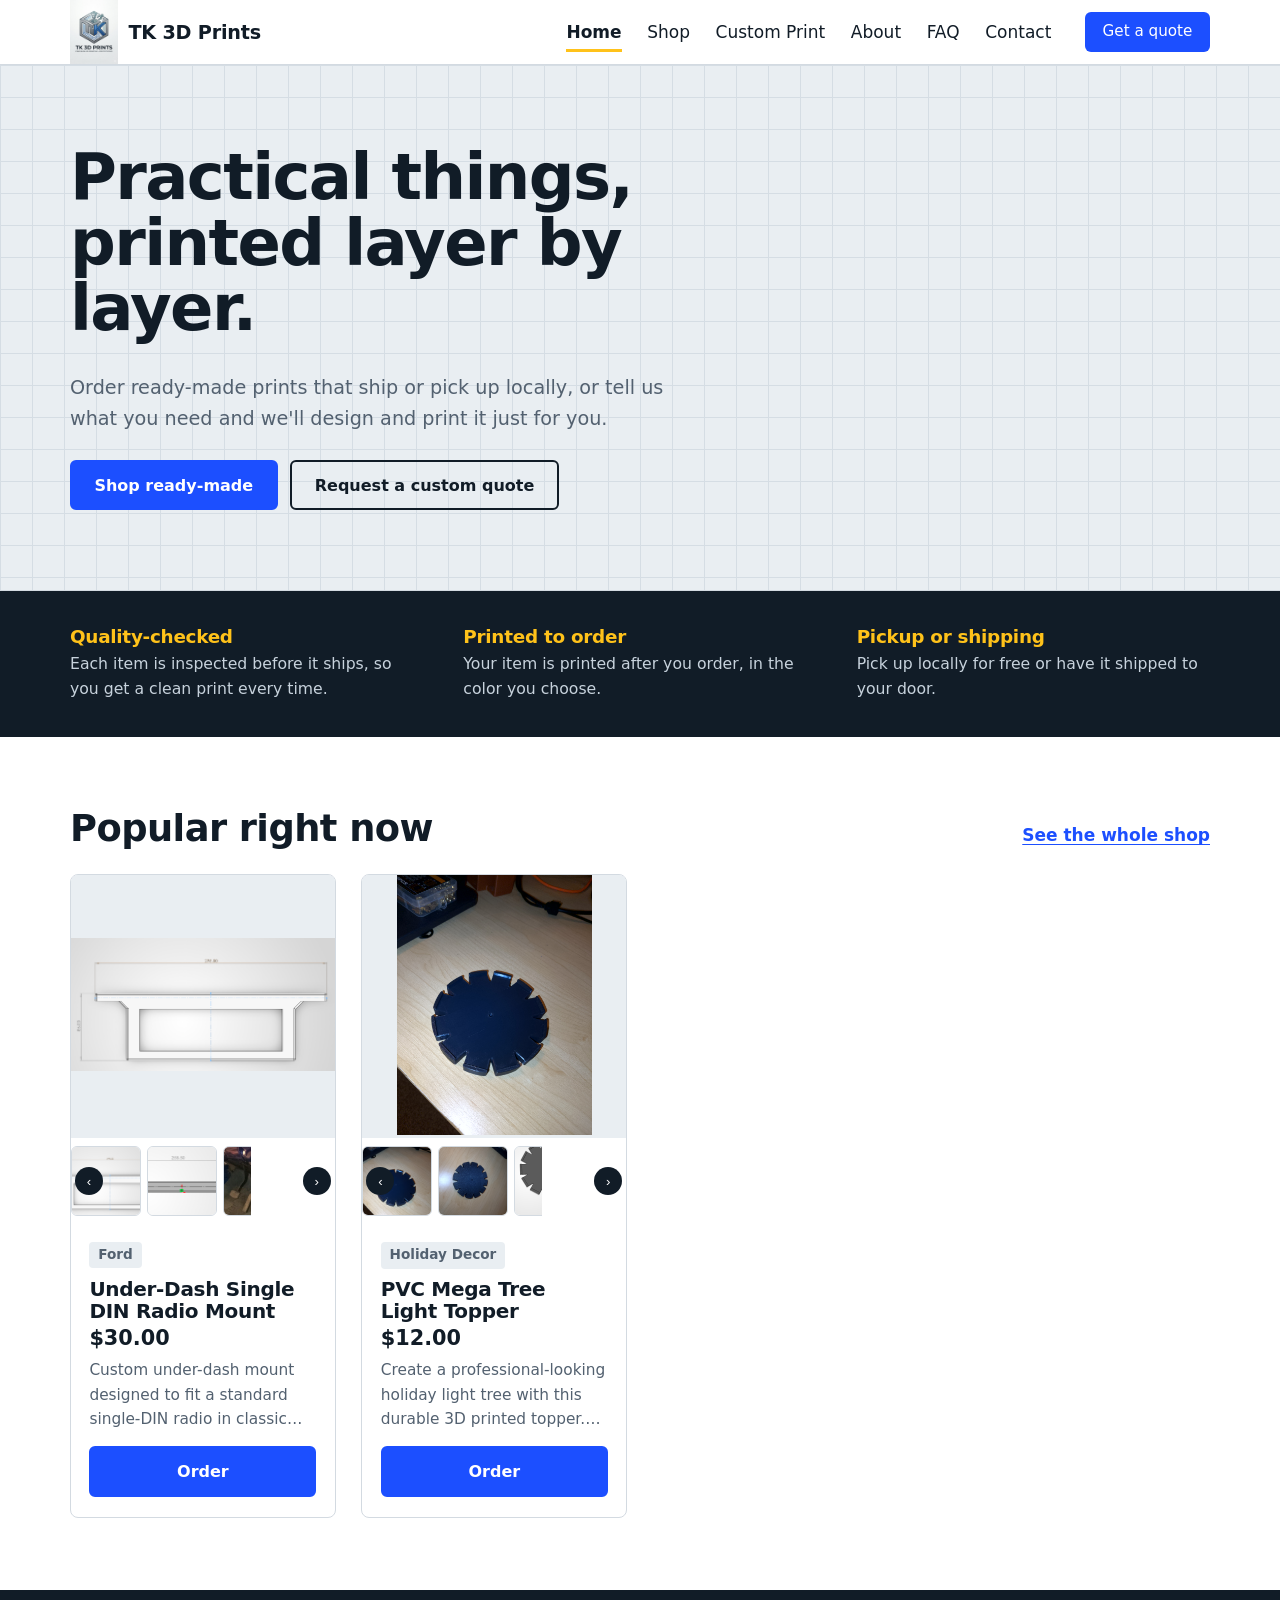
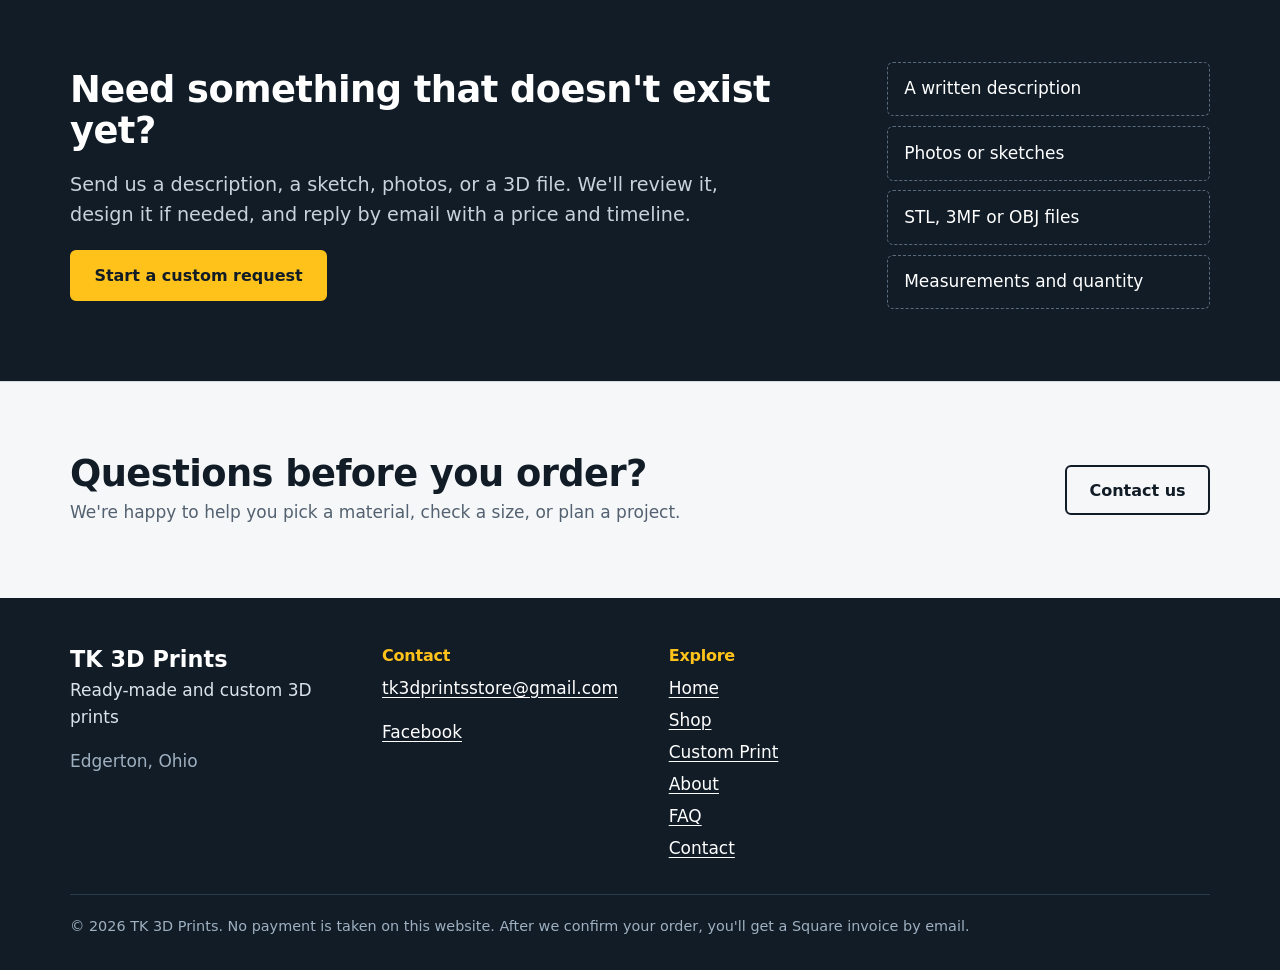
<file: index.html>
<!doctype html>
<html lang="en">
<head>
  <meta charset="utf-8">
  <meta name="viewport" content="width=device-width, initial-scale=1">
  <title>Ready-Made and Custom 3D Prints</title>
  <meta name="description" content="">
  <meta http-equiv="Content-Security-Policy" content="default-src 'self'; script-src 'self'; style-src 'self' 'unsafe-inline' https://fonts.googleapis.com; font-src https://fonts.gstatic.com; img-src 'self' data: blob:; connect-src 'self' https://script.google.com https://script.googleusercontent.com; form-action 'self'; base-uri 'self'; object-src 'none'">
  <meta name="referrer" content="strict-origin-when-cross-origin">
  <meta name="theme-color" content="#111c27">
  <link rel="icon" href="images/favicon.svg" type="image/svg+xml">
  <link rel="preconnect" href="https://fonts.googleapis.com">
  <link rel="preconnect" href="https://fonts.gstatic.com" crossorigin>
  <link rel="stylesheet" href="https://fonts.googleapis.com/css2?family=Bricolage+Grotesque:opsz,wght@12..96,500..800&family=Instrument+Sans:wght@400..700&display=swap">
  <link rel="stylesheet" href="css/styles.css">
</head>
<body>
  <a class="skip-link" href="#main">Skip to content</a>
  <div id="site-header"></div>
  <noscript><p class="noscript">This website needs JavaScript turned on to show products and forms.</p></noscript>

  <main id="main">
    <section class="hero plate">
      <div class="wrap hero-grid">
        <div class="hero-copy">
          <h1 data-bind="content.home.heroTitle"></h1>
          <p class="lead" data-bind="content.home.heroText"></p>
          <div class="btn-row">
            <a class="btn" href="shop.html" data-bind="content.home.heroPrimaryButton"></a>
            <a class="btn btn-ghost" href="custom.html#quote-form" data-bind="content.home.heroSecondaryButton"></a>
          </div>
        </div>

        <!-- HERO IMAGE REMOVED -->
        <!-- No hero-visual, no product-media, no img -->
      </div>
    </section>

    <section class="strip">
      <div class="wrap">
        <ul class="highlights" id="highlights"></ul>
      </div>
    </section>

    <section class="section">
      <div class="wrap">
        <div class="section-head">
          <h2 data-bind="content.home.featuredTitle"></h2>
          <a class="text-link" href="shop.html" data-bind="content.home.featuredLink"></a>
        </div>
        <div class="product-grid product-grid-four" id="featured-grid"></div>
      </div>
    </section>

    <section class="custom-band">
      <div class="wrap custom-band-inner">
        <div>
          <h2 data-bind="content.home.customTitle"></h2>
          <p class="lead" data-bind="content.home.customText"></p>
          <a class="btn btn-signal" href="custom.html#quote-form" data-bind="content.home.customButton"></a>
        </div>
        <ul class="file-types" aria-label="What you can send us">
          <li>A written description</li>
          <li>Photos or sketches</li>
          <li>STL, 3MF or OBJ files</li>
          <li>Measurements and quantity</li>
        </ul>
      </div>
    </section>

    <section class="section cta">
      <div class="wrap cta-inner">
        <div>
          <h2 data-bind="content.home.ctaTitle"></h2>
          <p data-bind="content.home.ctaText"></p>
        </div>
        <a class="btn btn-ghost" href="contact.html" data-bind="content.home.ctaButton"></a>
      </div>
    </section>
  </main>

  <div id="site-footer"></div>

  <script src="data/business.js"></script>
  <script src="data/content.js"></script>
  <script src="data/products.js"></script>
  <script src="js/main.js"></script>
  <script src="js/home.js"></script>
</body>
</html>
</file>
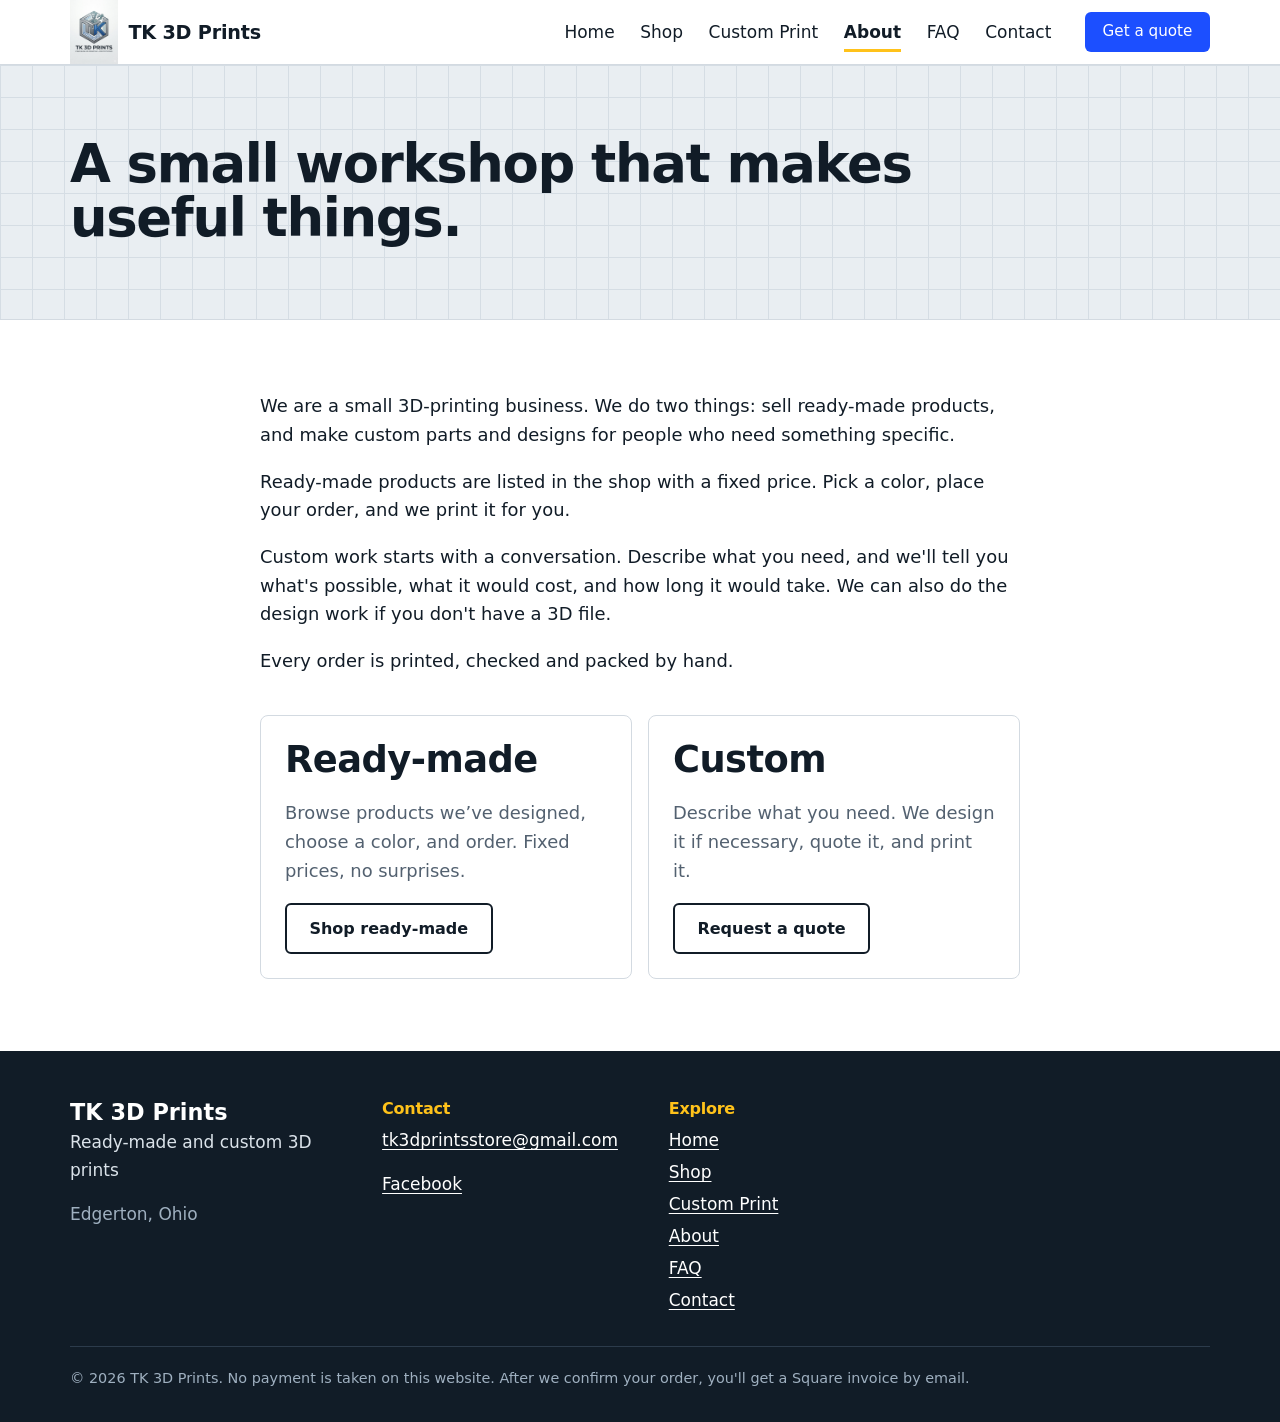
<file: about.html>
<!doctype html>
<html lang="en">
<head>
  <meta charset="utf-8">
  <meta name="viewport" content="width=device-width, initial-scale=1">
  <title>About</title>
  <meta name="description" content="">
  <meta http-equiv="Content-Security-Policy" content="default-src 'self'; script-src 'self'; style-src 'self' 'unsafe-inline' https://fonts.googleapis.com; font-src https://fonts.gstatic.com; img-src 'self' data: blob:; connect-src 'self' https://script.google.com https://script.googleusercontent.com; form-action 'self'; base-uri 'self'; object-src 'none'">
  <meta name="referrer" content="strict-origin-when-cross-origin">
  <meta name="theme-color" content="#111c27">
  <link rel="icon" href="images/favicon.svg" type="image/svg+xml">
  <link rel="preconnect" href="https://fonts.googleapis.com">
  <link rel="preconnect" href="https://fonts.gstatic.com" crossorigin>
  <link rel="stylesheet" href="https://fonts.googleapis.com/css2?family=Bricolage+Grotesque:opsz,wght@12..96,500..800&family=Instrument+Sans:wght@400..700&display=swap">
  <link rel="stylesheet" href="css/styles.css">
</head>
<body>
  <a class="skip-link" href="#main">Skip to content</a>
  <div id="site-header"></div>
  <noscript><p class="noscript">This website needs JavaScript turned on to show products and forms.</p></noscript>
  <main id="main">
    <section class="page-head plate">
      <div class="wrap"><h1 data-bind="content.about.title"></h1></div>
    </section>
    <section class="section">
      <div class="wrap narrow prose">
        <div data-list="content.about.paragraphs"></div>
        <div class="two-services">
          <div class="card pad"><h2>Ready-made</h2><p>Browse products we’ve designed, choose a color, and order. Fixed prices, no surprises.</p><a class="btn btn-ghost" href="shop.html">Shop ready-made</a></div>
          <div class="card pad"><h2>Custom</h2><p>Describe what you need. We design it if necessary, quote it, and print it.</p><a class="btn btn-ghost" href="custom.html#quote-form">Request a quote</a></div>
        </div>
      </div>
    </section>
  </main>
  <div id="site-footer"></div>
  <script src="data/business.js"></script>
  <script src="data/content.js"></script>
  <script src="js/main.js"></script>
</body>
</html>
</file>
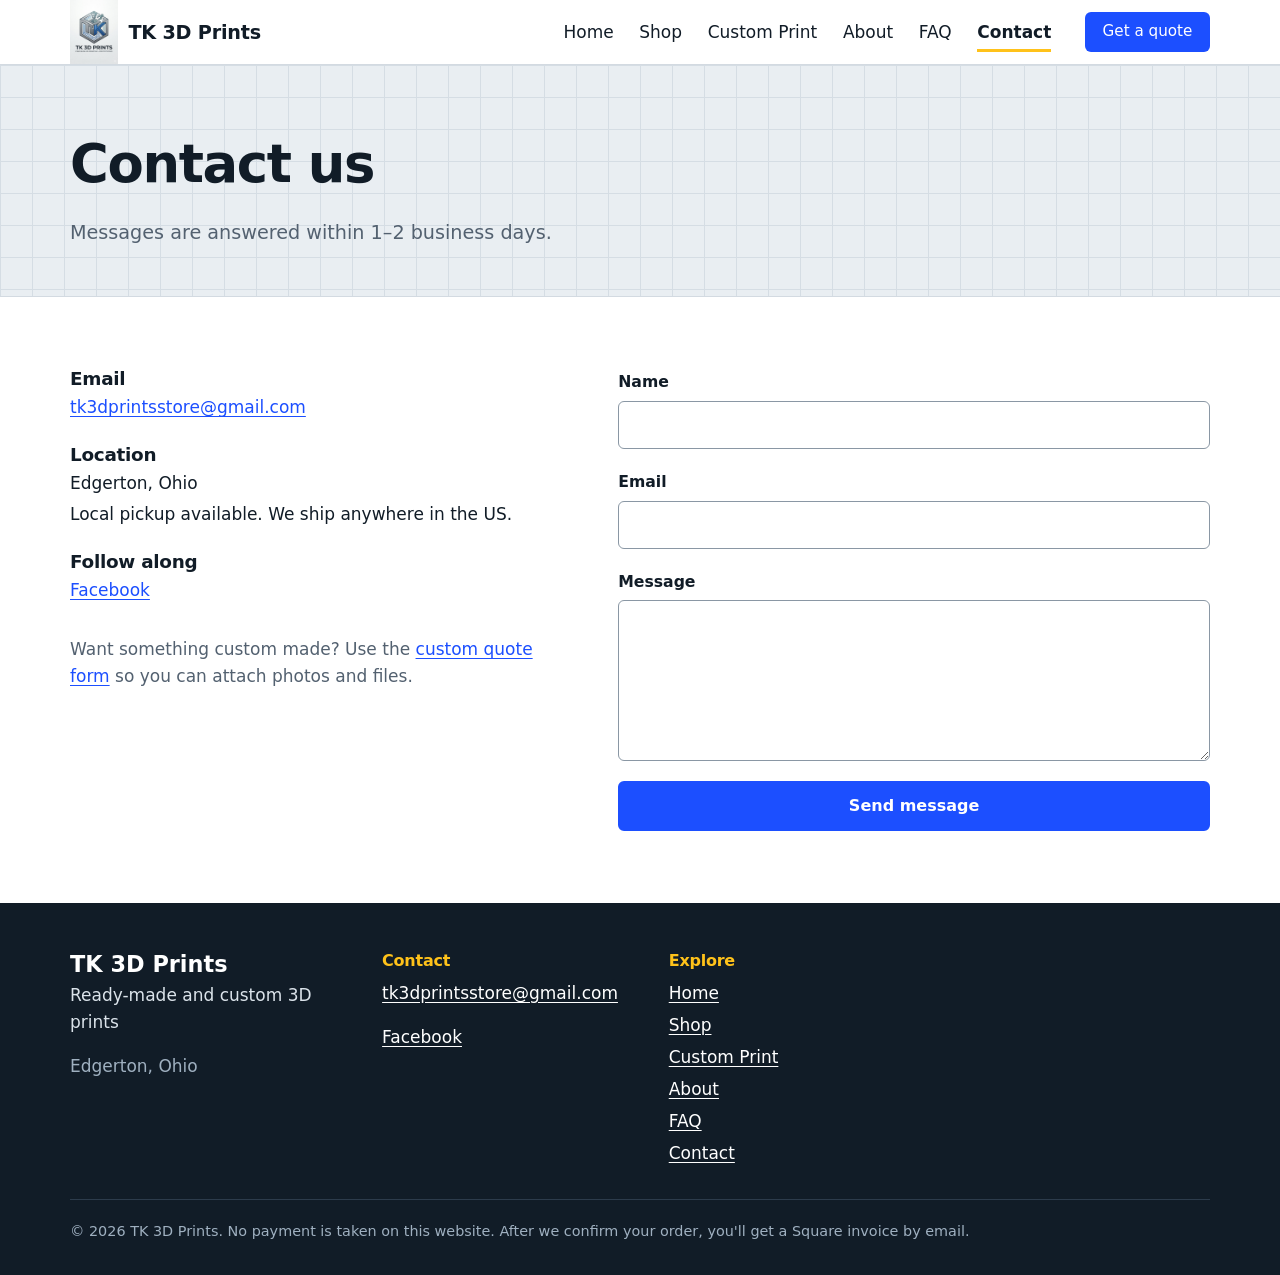
<file: contact.html>
<!doctype html>
<html lang="en">
<head>
  <meta charset="utf-8">
  <meta name="viewport" content="width=device-width, initial-scale=1">
  <title>Contact</title>
  <meta name="description" content="">
  <meta http-equiv="Content-Security-Policy" content="default-src 'self'; script-src 'self'; style-src 'self' 'unsafe-inline' https://fonts.googleapis.com; font-src https://fonts.gstatic.com; img-src 'self' data: blob:; connect-src 'self' https://script.google.com https://script.googleusercontent.com; form-action 'self'; base-uri 'self'; object-src 'none'">
  <meta name="referrer" content="strict-origin-when-cross-origin">
  <meta name="theme-color" content="#111c27">
  <link rel="icon" href="images/favicon.svg" type="image/svg+xml">
  <link rel="preconnect" href="https://fonts.googleapis.com">
  <link rel="preconnect" href="https://fonts.gstatic.com" crossorigin>
  <link rel="stylesheet" href="https://fonts.googleapis.com/css2?family=Bricolage+Grotesque:opsz,wght@12..96,500..800&family=Instrument+Sans:wght@400..700&display=swap">
  <link rel="stylesheet" href="css/styles.css">
</head>
<body>
  <a class="skip-link" href="#main">Skip to content</a>
  <div id="site-header"></div>
  <noscript><p class="noscript">This website needs JavaScript turned on to show products and forms.</p></noscript>
  <main id="main">
    <section class="page-head plate">
      <div class="wrap"><h1>Contact us</h1>
      <p class="lead" data-bind="business.hoursNote"></p></div>
    </section>
    <section class="section">
      <div class="wrap contact-grid">
        <div class="contact-info">
          <div class="contact-block"><h2>Email</h2><p><a data-mailto></a></p></div>
          <div class="contact-block" data-phone><h2>Phone</h2><p><a></a></p></div>
          <div class="contact-block"><h2>Location</h2><p data-bind="business.location"></p><p data-bind="business.serviceArea"></p></div>
          <div class="contact-block"><h2>Hours</h2><dl class="hours dark-text" id="hours-list"></dl></div>
          <div class="contact-block"><h2>Follow along</h2><ul class="plain-links" id="social-links"></ul></div>
          <p class="side-note">Want something custom made? Use the <a href="custom.html#quote-form">custom quote form</a> so you can attach photos and files.</p>
        </div>
        <form id="contact-form" class="stack-form" novalidate aria-label="Contact form">
          <div class="field"><label for="c-name">Name</label><input id="c-name" name="name" type="text" required maxlength="100" autocomplete="name" data-label="name"></div>
          <div class="field"><label for="c-email">Email</label><input id="c-email" name="email" type="email" required maxlength="160" autocomplete="email" inputmode="email" data-label="email"></div>
          <div class="field"><label for="c-message">Message</label><textarea id="c-message" name="message" rows="6" required minlength="5" maxlength="3000" data-label="message"></textarea></div>
          <div class="hp" aria-hidden="true"><label for="c-website">Leave this empty</label><input id="c-website" name="website" type="text" tabindex="-1" autocomplete="off"></div>
          <button class="btn btn-block" type="submit">Send message</button>
          <div class="form-status" role="status" hidden></div>
        </form>
      </div>
    </section>
  </main>
  <div id="site-footer"></div>
  <script src="data/business.js"></script>
  <script src="data/content.js"></script>
  <script src="js/main.js"></script>
  <script src="js/forms.js"></script>
  <script src="js/contact.js"></script>
</body>
</html>
</file>
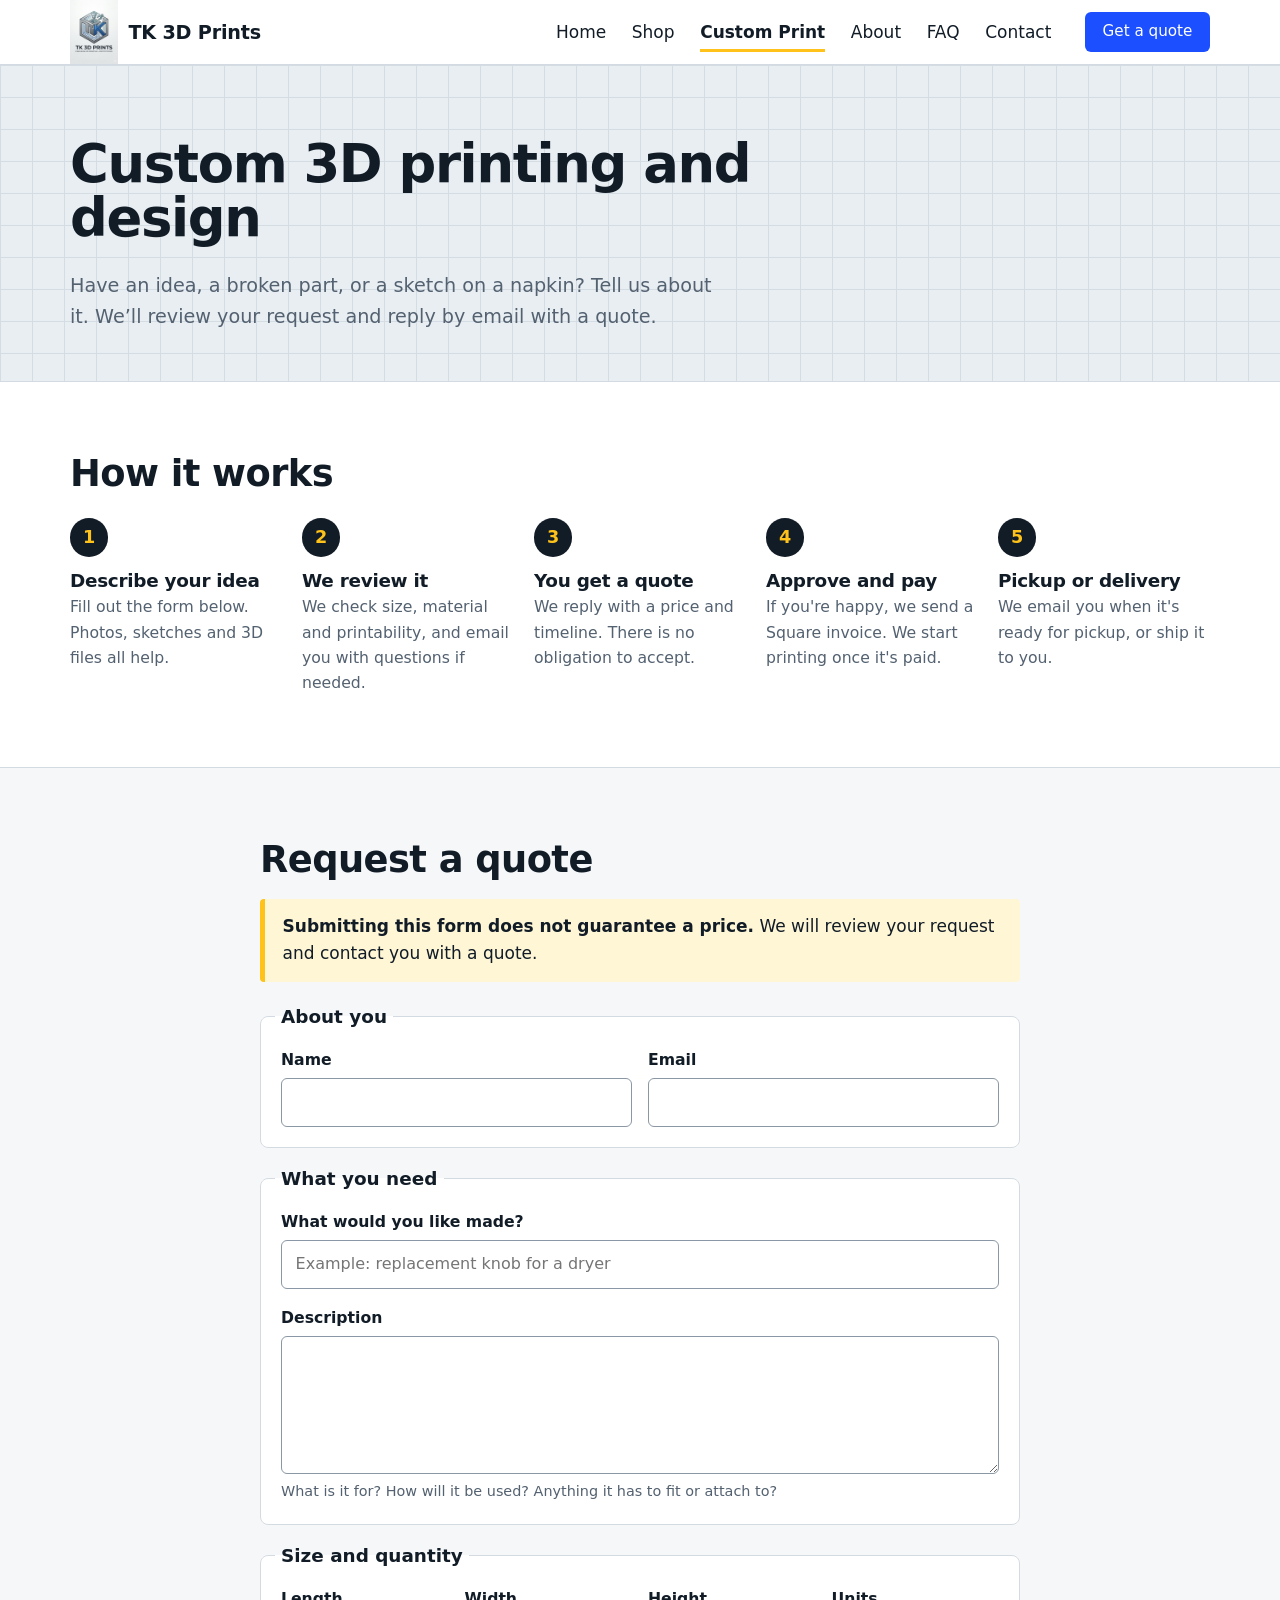
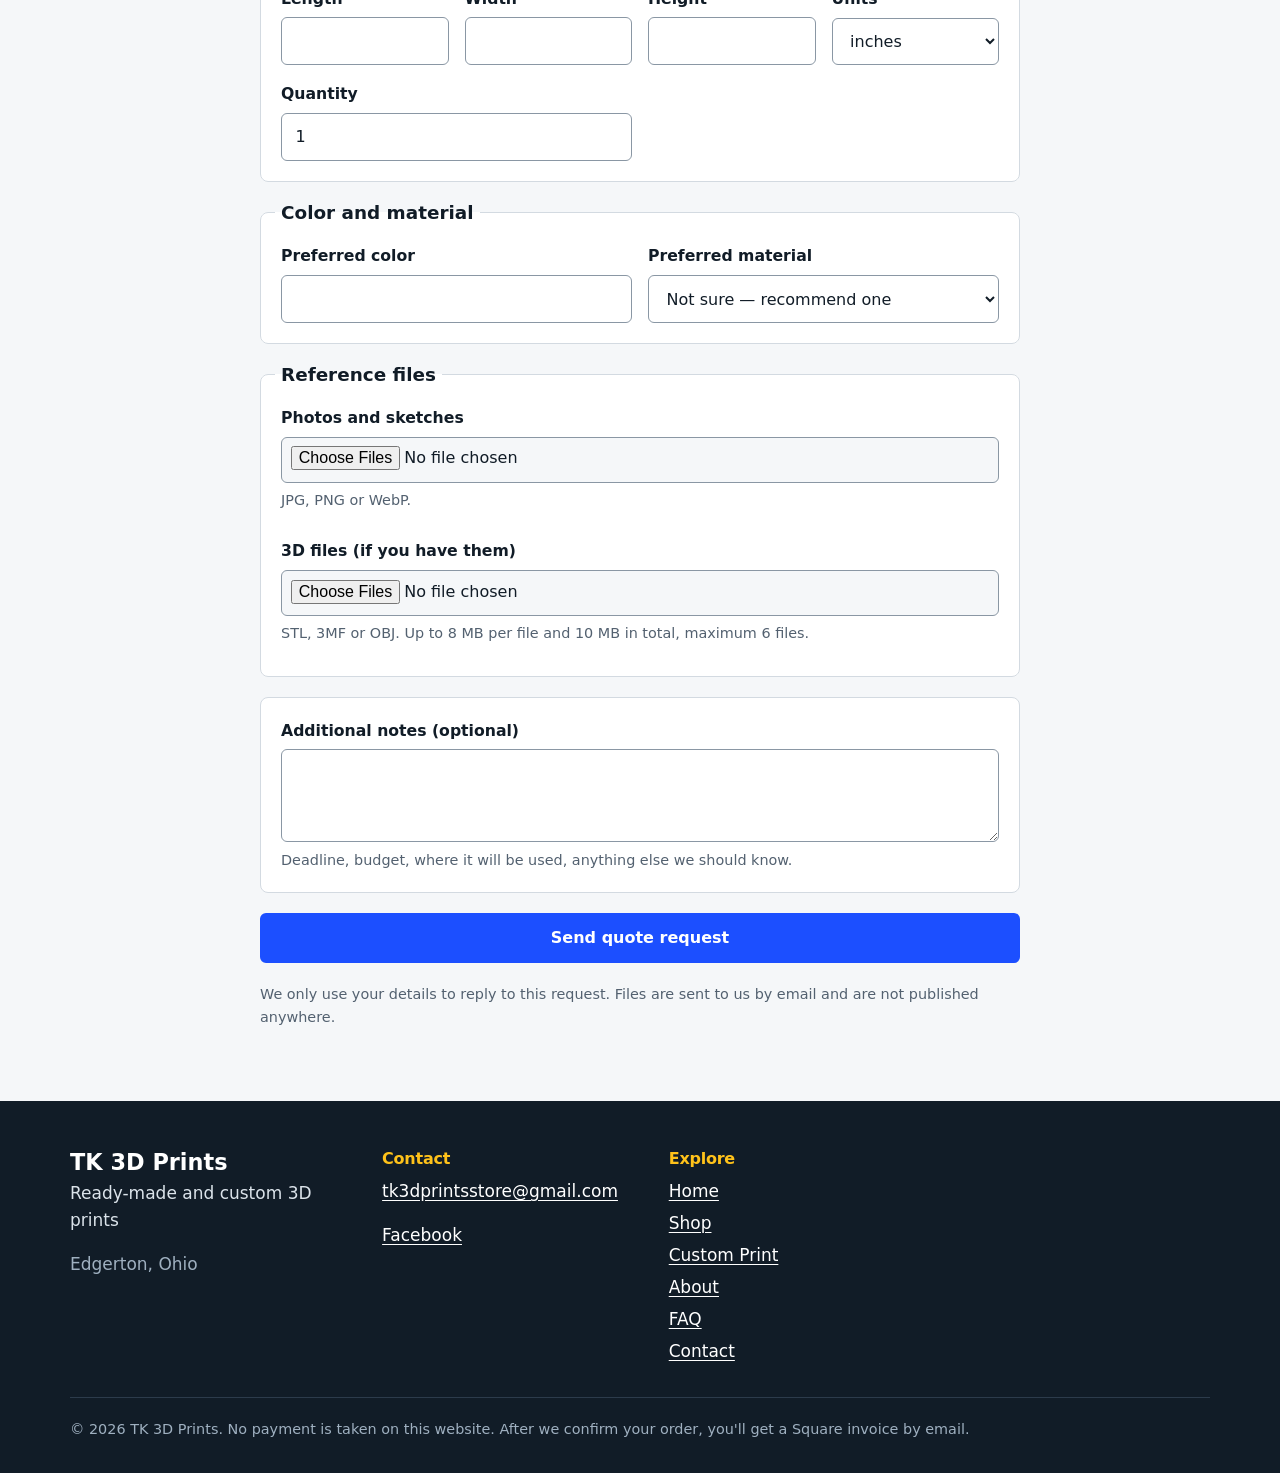
<file: custom.html>
<!doctype html>
<html lang="en">
<head>
  <meta charset="utf-8">
  <meta name="viewport" content="width=device-width, initial-scale=1">
  <title>Custom 3D Printing & Design</title>
  <meta name="description" content="">
  <meta http-equiv="Content-Security-Policy" content="default-src 'self'; script-src 'self'; style-src 'self' 'unsafe-inline' https://fonts.googleapis.com; font-src https://fonts.gstatic.com; img-src 'self' data: blob:; connect-src 'self' https://script.google.com https://script.googleusercontent.com; form-action 'self'; base-uri 'self'; object-src 'none'">
  <meta name="referrer" content="strict-origin-when-cross-origin">
  <meta name="theme-color" content="#111c27">
  <link rel="icon" href="images/favicon.svg" type="image/svg+xml">
  <link rel="preconnect" href="https://fonts.googleapis.com">
  <link rel="preconnect" href="https://fonts.gstatic.com" crossorigin>
  <link rel="stylesheet" href="https://fonts.googleapis.com/css2?family=Bricolage+Grotesque:opsz,wght@12..96,500..800&family=Instrument+Sans:wght@400..700&display=swap">
  <link rel="stylesheet" href="css/styles.css">
</head>
<body>
  <a class="skip-link" href="#main">Skip to content</a>
  <div id="site-header"></div>
  <noscript><p class="noscript">This website needs JavaScript turned on to show products and forms.</p></noscript>
  <main id="main">
    <section class="page-head plate">
      <div class="wrap">
        <h1>Custom 3D printing and design</h1>
        <p class="lead">Have an idea, a broken part, or a sketch on a napkin? Tell us about it. We’ll review your request and reply by email with a quote.</p>
      </div>
    </section>

    <section class="section">
      <div class="wrap">
        <h2>How it works</h2>
        <ol class="process" id="process"></ol>
      </div>
    </section>

    <section class="section section-tint">
      <div class="wrap narrow">
        <h2>Request a quote</h2>
        <p class="notice"><strong>Submitting this form does not guarantee a price.</strong> We will review your request and contact you with a quote.</p>

        <form id="quote-form" class="stack-form" novalidate aria-label="Custom quote request">
          <fieldset class="group">
            <legend>About you</legend>
            <div class="grid-2">
              <div class="field"><label for="q-name">Name</label>
                <input id="q-name" name="name" type="text" required maxlength="100" autocomplete="name" data-label="name"></div>
              <div class="field"><label for="q-email">Email</label>
                <input id="q-email" name="email" type="email" required maxlength="160" autocomplete="email" inputmode="email" data-label="email"></div>
            </div>
          </fieldset>

          <fieldset class="group">
            <legend>What you need</legend>
            <div class="field"><label for="q-title">What would you like made?</label>
              <input id="q-title" name="title" type="text" required maxlength="120" placeholder="Example: replacement knob for a dryer" data-error="Please tell us what you would like made."></div>
            <div class="field"><label for="q-desc">Description</label>
              <textarea id="q-desc" name="description" rows="5" required minlength="20" maxlength="3000" data-label="description"></textarea>
              <p class="hint">What is it for? How will it be used? Anything it has to fit or attach to?</p></div>
          </fieldset>

          <fieldset class="group">
            <legend>Size and quantity</legend>
            <div class="grid-4">
              <div class="field"><label for="q-length">Length</label><input id="q-length" name="length" type="number" inputmode="decimal" min="0.01" max="10000" step="any" data-label="length"></div>
              <div class="field"><label for="q-width">Width</label><input id="q-width" name="width" type="number" inputmode="decimal" min="0.01" max="10000" step="any" data-label="width"></div>
              <div class="field"><label for="q-height">Height</label><input id="q-height" name="height" type="number" inputmode="decimal" min="0.01" max="10000" step="any" data-label="height"></div>
              <div class="field"><label for="q-units">Units</label>
                <select id="q-units" name="units"><option value="inches">inches</option><option value="mm">mm</option></select></div>
            </div>
            <div class="grid-2">
              <div class="field"><label for="q-qty">Quantity</label>
                <input id="q-qty" name="quantity" type="number" inputmode="numeric" min="1" max="10000" step="1" value="1" required data-label="quantity"></div>
            </div>
          </fieldset>

          <fieldset class="group">
            <legend>Color and material</legend>
            <div class="grid-2">
              <div class="field"><label for="q-color">Preferred color</label>
                <input id="q-color" name="color" type="text" maxlength="60" list="color-suggestions" autocomplete="off" data-label="color">
                <datalist id="color-suggestions"></datalist></div>
              <div class="field"><label for="q-material">Preferred material</label>
                <select id="q-material" name="material"></select></div>
            </div>
          </fieldset>

          <fieldset class="group">
            <legend>Reference files</legend>
            <div class="field">
              <label for="q-photos">Photos and sketches</label>
              <input id="q-photos" name="photos" type="file" multiple accept=".jpg,.jpeg,.png,.webp,image/jpeg,image/png,image/webp">
              <p class="hint">JPG, PNG or WebP.</p>
              <ul class="file-list" id="photo-list"></ul>
            </div>
            <div class="field">
              <label for="q-models">3D files (if you have them)</label>
              <input id="q-models" name="models" type="file" multiple accept=".stl,.3mf,.obj">
              <p class="hint">STL, 3MF or OBJ. Up to <span id="limits-text"></span>.</p>
              <ul class="file-list" id="model-list"></ul>
            </div>
          </fieldset>

          <div class="group"><div class="field"><label for="q-notes">Additional notes (optional)</label>
            <textarea id="q-notes" name="notes" rows="3" maxlength="2000" data-label="notes"></textarea>
            <p class="hint">Deadline, budget, where it will be used, anything else we should know.</p></div></div>

          <div class="hp" aria-hidden="true"><label for="q-website">Leave this empty</label>
            <input id="q-website" name="website" type="text" tabindex="-1" autocomplete="off"></div>

          <button class="btn btn-block" type="submit">Send quote request</button>
          <p class="hint">We only use your details to reply to this request. Files are sent to us by email and are not published anywhere.</p>
          <div class="form-status" role="status" hidden></div>
        </form>
      </div>
    </section>
  </main>
  <div id="site-footer"></div>
  <script src="data/business.js"></script>
  <script src="data/content.js"></script>
  <script src="js/main.js"></script>
  <script src="js/forms.js"></script>
  <script src="js/custom.js"></script>
</body>
</html>
</file>
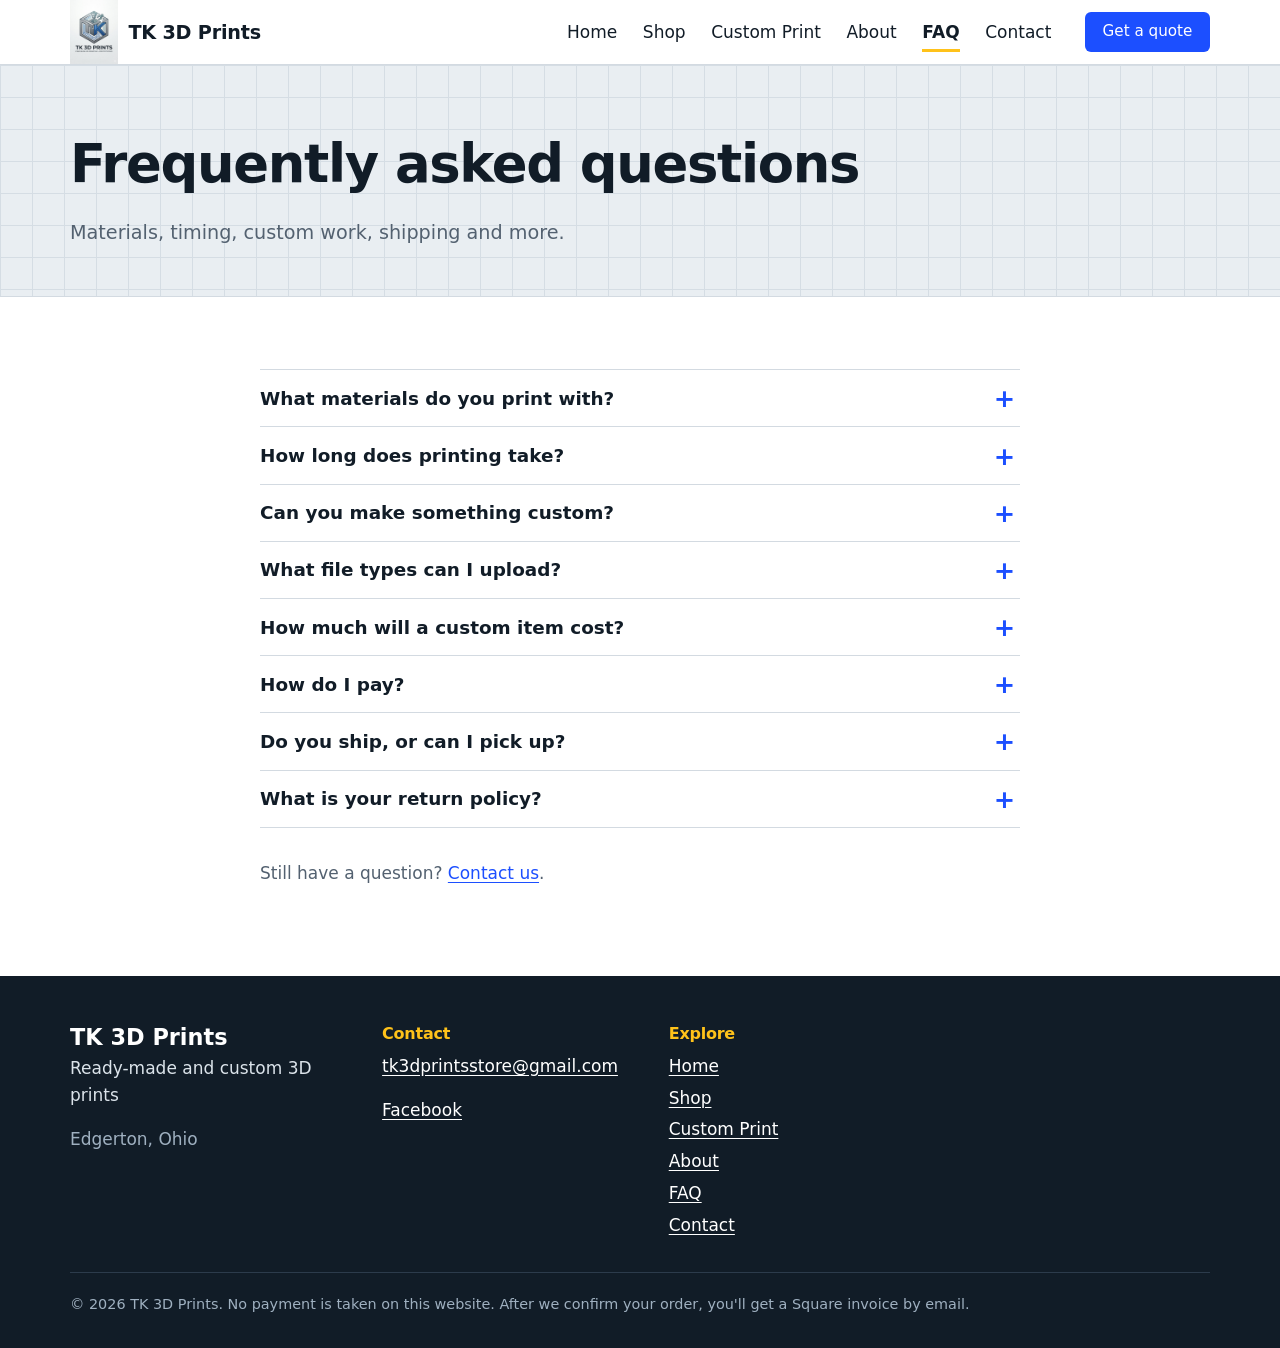
<file: faq.html>
<!doctype html>
<html lang="en">
<head>
  <meta charset="utf-8">
  <meta name="viewport" content="width=device-width, initial-scale=1">
  <title>FAQ</title>
  <meta name="description" content="">
  <meta http-equiv="Content-Security-Policy" content="default-src 'self'; script-src 'self'; style-src 'self' 'unsafe-inline' https://fonts.googleapis.com; font-src https://fonts.gstatic.com; img-src 'self' data: blob:; connect-src 'self' https://script.google.com https://script.googleusercontent.com; form-action 'self'; base-uri 'self'; object-src 'none'">
  <meta name="referrer" content="strict-origin-when-cross-origin">
  <meta name="theme-color" content="#111c27">
  <link rel="icon" href="images/favicon.svg" type="image/svg+xml">
  <link rel="preconnect" href="https://fonts.googleapis.com">
  <link rel="preconnect" href="https://fonts.gstatic.com" crossorigin>
  <link rel="stylesheet" href="https://fonts.googleapis.com/css2?family=Bricolage+Grotesque:opsz,wght@12..96,500..800&family=Instrument+Sans:wght@400..700&display=swap">
  <link rel="stylesheet" href="css/styles.css">
</head>
<body>
  <a class="skip-link" href="#main">Skip to content</a>
  <div id="site-header"></div>
  <noscript><p class="noscript">This website needs JavaScript turned on to show products and forms.</p></noscript>
  <main id="main">
    <section class="page-head plate">
      <div class="wrap"><h1>Frequently asked questions</h1>
      <p class="lead">Materials, timing, custom work, shipping and more.</p></div>
    </section>
    <section class="section">
      <div class="wrap narrow">
        <div id="faq-list" class="faq"></div>
        <p class="side-note">Still have a question? <a href="contact.html">Contact us</a>.</p>
      </div>
    </section>
  </main>
  <div id="site-footer"></div>
  <script src="data/business.js"></script>
  <script src="data/content.js"></script>
  <script src="js/main.js"></script>
  <script src="js/faq.js"></script>
</body>
</html>
</file>
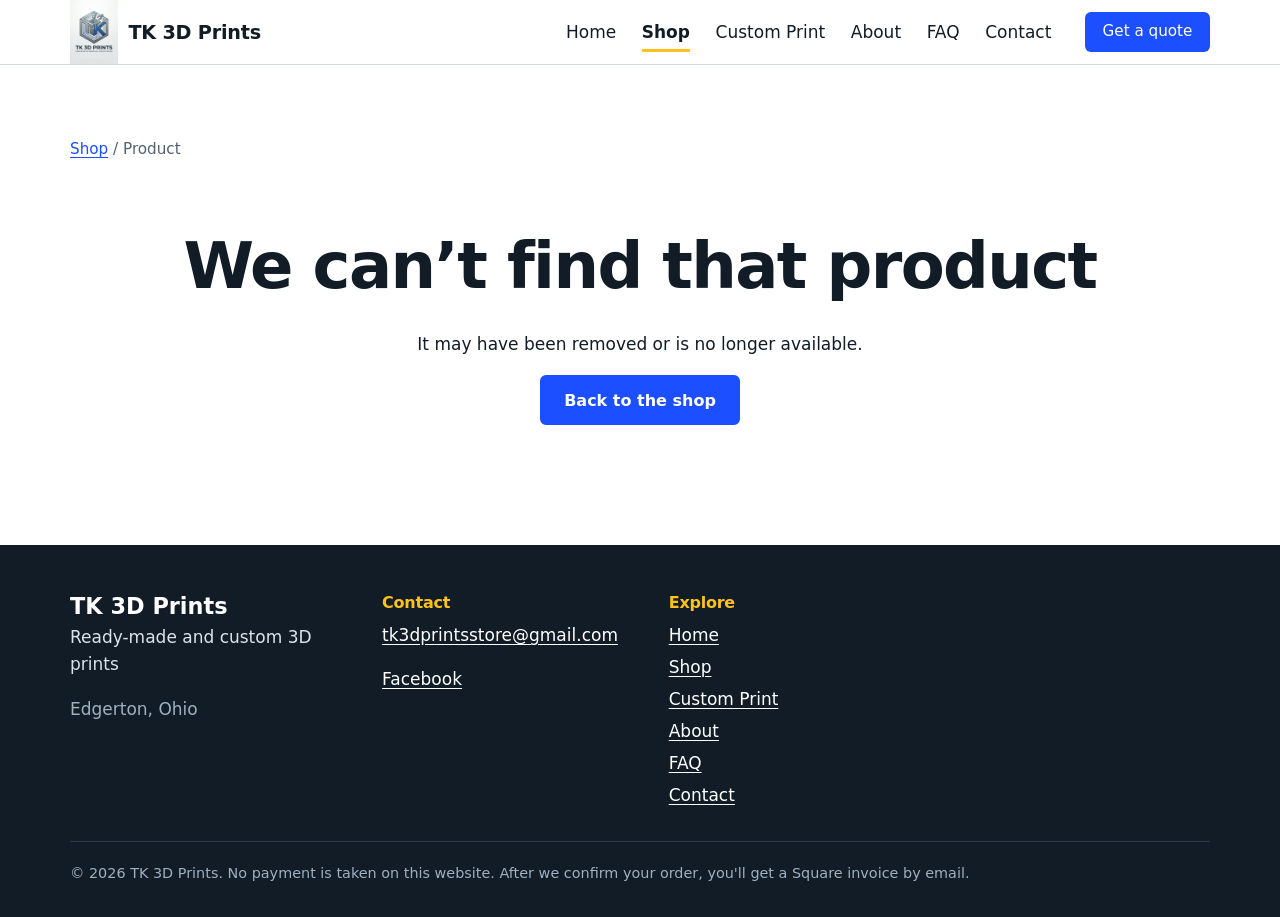
<file: product.html>
<!doctype html>
<html lang="en">
<head>
  <meta charset="utf-8">
  <meta name="viewport" content="width=device-width, initial-scale=1">
  <title>Product</title>
  <meta name="description" content="">
  <meta http-equiv="Content-Security-Policy" content="default-src 'self'; script-src 'self'; style-src 'self' 'unsafe-inline' https://fonts.googleapis.com; font-src https://fonts.gstatic.com; img-src 'self' data: blob:; connect-src 'self' https://script.google.com https://script.googleusercontent.com; form-action 'self'; base-uri 'self'; object-src 'none'">
  <meta name="referrer" content="strict-origin-when-cross-origin">
  <meta name="theme-color" content="#111c27">
  <link rel="icon" href="images/favicon.svg" type="image/svg+xml">
  <link rel="preconnect" href="https://fonts.googleapis.com">
  <link rel="preconnect" href="https://fonts.gstatic.com" crossorigin>
  <link rel="stylesheet" href="https://fonts.googleapis.com/css2?family=Bricolage+Grotesque:opsz,wght@12..96,500..800&family=Instrument+Sans:wght@400..700&display=swap">
  <link rel="stylesheet" href="css/styles.css">
</head>
<body>
  <a class="skip-link" href="#main">Skip to content</a>
  <div id="site-header"></div>
  <noscript><p class="noscript">This website needs JavaScript turned on to show products and forms.</p></noscript>
  <main id="main" class="section">
    <div class="wrap">
      <nav class="crumbs" aria-label="Breadcrumb"><a href="shop.html">Shop</a> <span aria-hidden="true">/</span> <span id="crumb-name">Product</span></nav>
      <div id="product-root"><p class="empty">Loading product…</p></div>
    </div>
  </main>
  <div id="site-footer"></div>
  <script src="data/business.js"></script>
  <script src="data/content.js"></script>
  <script src="data/products.js"></script>
  <script src="js/main.js"></script>
  <script src="js/forms.js"></script>
  <script src="js/product.js"></script>
</body>
</html>
</file>
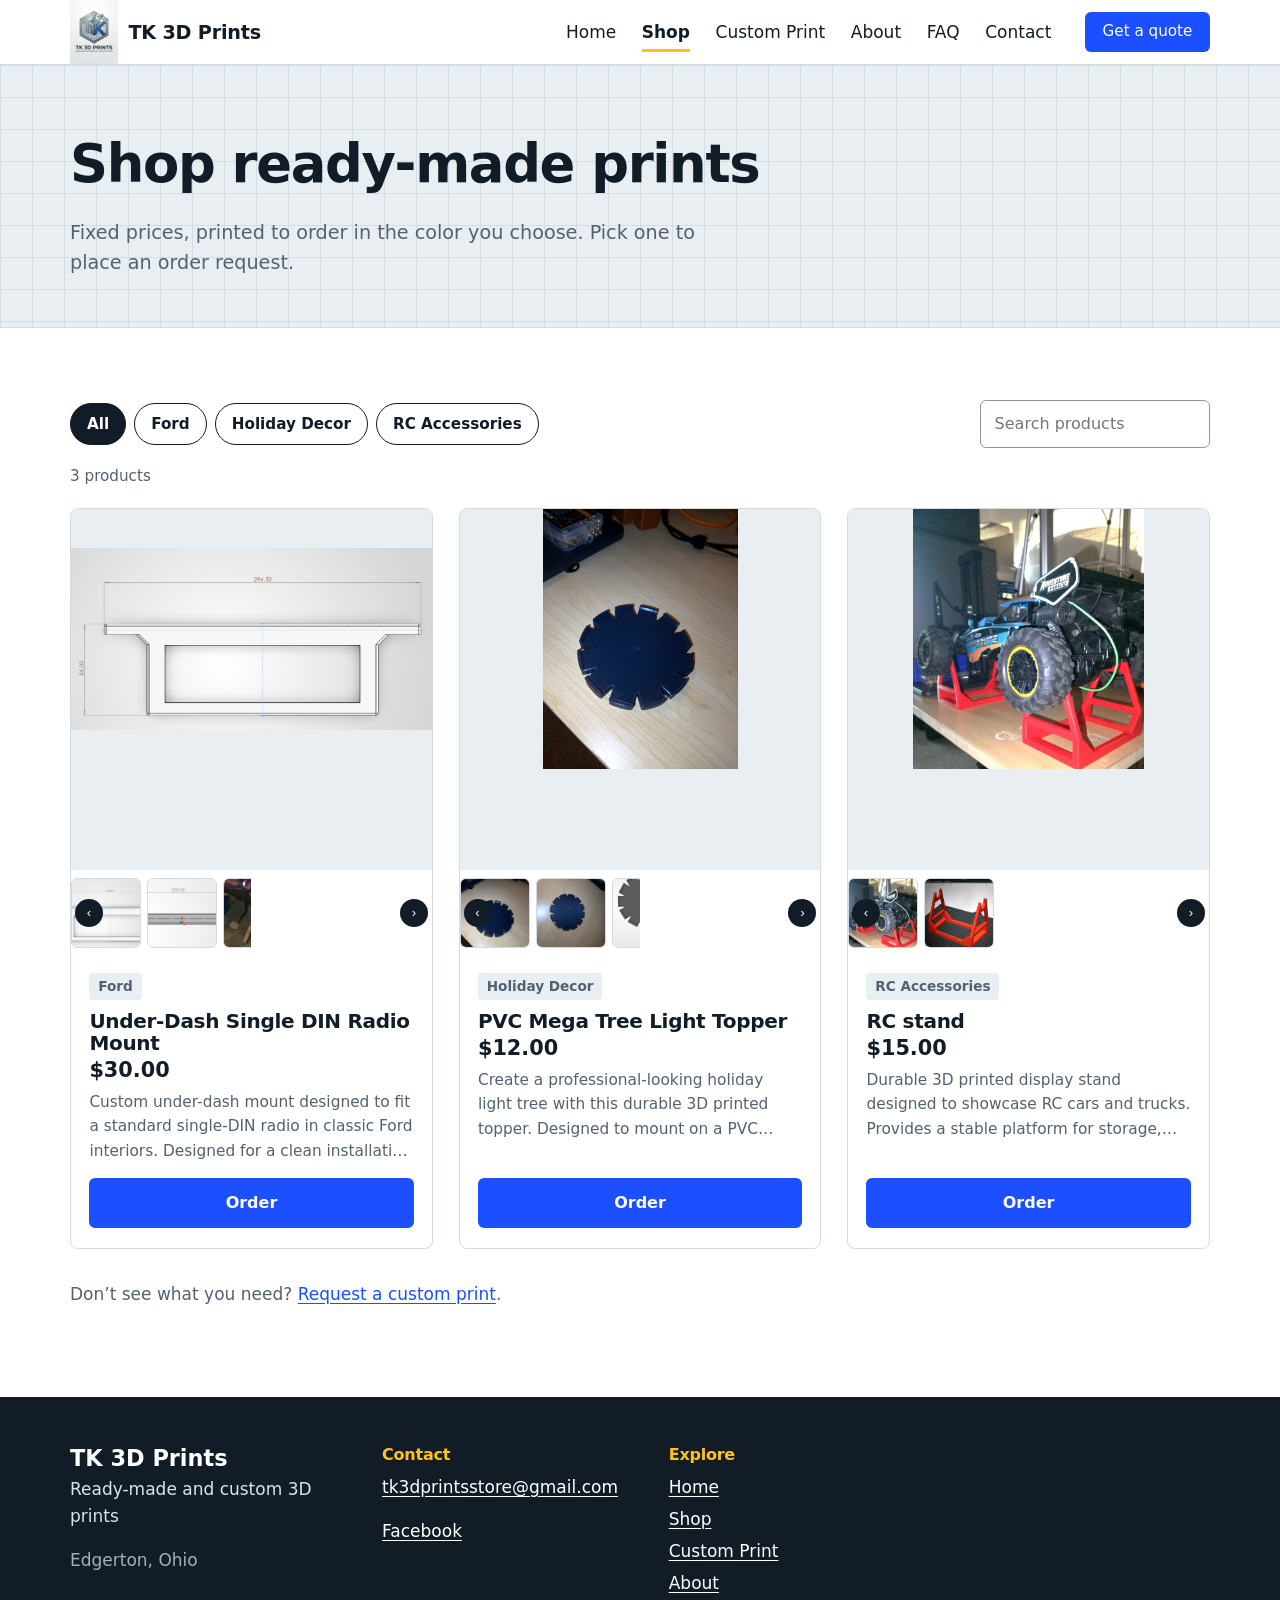
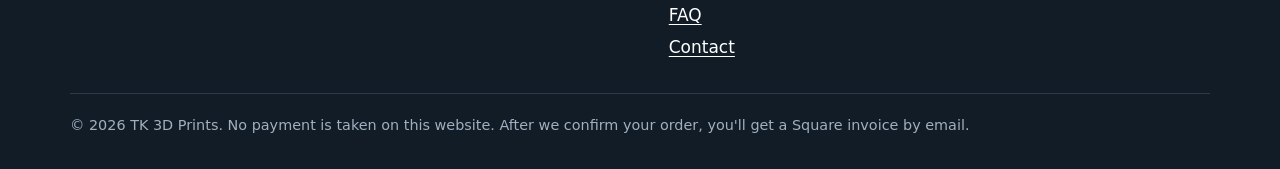
<file: shop.html>
<!doctype html>
<html lang="en">
<head>
  <meta charset="utf-8">
  <meta name="viewport" content="width=device-width, initial-scale=1">
  <title>Shop</title>
  <meta name="description" content="">
  <meta http-equiv="Content-Security-Policy" content="default-src 'self'; script-src 'self'; style-src 'self' 'unsafe-inline' https://fonts.googleapis.com; font-src https://fonts.gstatic.com; img-src 'self' data: blob:; connect-src 'self' https://script.google.com https://script.googleusercontent.com; form-action 'self'; base-uri 'self'; object-src 'none'">
  <meta name="referrer" content="strict-origin-when-cross-origin">
  <meta name="theme-color" content="#111c27">
  <link rel="icon" href="images/favicon.svg" type="image/svg+xml">
  <link rel="preconnect" href="https://fonts.googleapis.com">
  <link rel="preconnect" href="https://fonts.gstatic.com" crossorigin>
  <link rel="stylesheet" href="https://fonts.googleapis.com/css2?family=Bricolage+Grotesque:opsz,wght@12..96,500..800&family=Instrument+Sans:wght@400..700&display=swap">
  <link rel="stylesheet" href="css/styles.css">
</head>
<body>
  <a class="skip-link" href="#main">Skip to content</a>
  <div id="site-header"></div>
  <noscript><p class="noscript">This website needs JavaScript turned on to show products and forms.</p></noscript>
  <main id="main">
    <section class="page-head plate">
      <div class="wrap">
        <h1>Shop ready-made prints</h1>
        <p class="lead">Fixed prices, printed to order in the color you choose. Pick one to place an order request.</p>
      </div>
    </section>
    <section class="section">
      <div class="wrap">
        <div class="toolbar" id="toolbar">
          <div class="pills" id="filters" role="group" aria-label="Filter by category"></div>
          <div class="search">
            <label for="search" class="visually-hidden">Search products</label>
            <input id="search" type="search" placeholder="Search products" autocomplete="off" maxlength="60">
          </div>
        </div>
        <p id="result-count" class="result-count" aria-live="polite"></p>
        <div class="product-grid" id="product-grid"></div>
        <div id="empty" class="empty" hidden></div>
        <p class="side-note">Don’t see what you need? <a href="custom.html#quote-form">Request a custom print</a>.</p>
      </div>
    </section>
  </main>
  <div id="site-footer"></div>
  <script src="data/business.js"></script>
  <script src="data/content.js"></script>
  <script src="data/products.js"></script>
  <script src="js/main.js"></script>
  <script src="js/shop.js"></script>
</body>
</html>
</file>
<file: css/styles.css>
/* ==========================================================================
   TK 3D Printing — styles
   Colors and fonts are set once in :root just below. Change them there.
   ========================================================================== */
:root {
  --plate:  #e9eef2;   /* build-plate grey (page bands) */
  --grid:   #d5dde4;   /* grid lines on the plate */
  --paper:  #ffffff;
  --tint:   #f5f7f9;
  --ink:    #111c27;   /* main text + dark sections */
  --muted:  #536170;
  --line:   #d3dae1;
  --accent: #1c4fff;   /* buttons + links */
  --accent-dark: #0a2fb8;
  --signal: #ffc21a;   /* filament yellow highlight */
  --ok:     #137a4b;
  --err:    #b3261e;

  --font-display: "Bricolage Grotesque", "Trebuchet MS", system-ui, sans-serif;
  --font-body: "Instrument Sans", system-ui, -apple-system, "Segoe UI", Roboto, sans-serif;
  --radius: 8px;
  --wrap: 1140px;
}

*, *::before, *::after { box-sizing: border-box; }
[hidden] { display: none !important; }   /* makes the HTML "hidden" attribute always win */
html { -webkit-text-size-adjust: 100%; scroll-behavior: smooth; scroll-padding-top: 5rem; }
body { margin: 0; font: 400 1.0625rem/1.6 var(--font-body); color: var(--ink); background: var(--paper); }
img { max-width: 100%; height: auto; display: block; }
a { color: var(--accent); text-underline-offset: 3px; }
a:hover { color: var(--accent-dark); }
h1, h2, h3 { font-family: var(--font-display); line-height: 1.1; letter-spacing: -0.015em; margin: 0 0 .5em; font-weight: 700; }
h1 { font-size: clamp(2.3rem, 6.2vw, 4rem); letter-spacing: -0.025em; line-height: 1.02; }
h2 { font-size: clamp(1.6rem, 3.6vw, 2.3rem); }
h3 { font-size: 1.15rem; }
p { margin: 0 0 1em; }
:focus-visible { outline: 3px solid var(--accent); outline-offset: 3px; border-radius: 3px; }
.wrap { width: min(100% - 2.5rem, var(--wrap)); margin-inline: auto; }
.narrow { width: min(100% - 2.5rem, 760px); }
.visually-hidden { position: absolute !important; width: 1px; height: 1px; overflow: hidden; clip: rect(0 0 0 0); white-space: nowrap; }
.hp { position: absolute; left: -9999px; width: 1px; height: 1px; overflow: hidden; }
.skip-link { position: absolute; left: -999px; top: 0; background: var(--ink); color: #fff; padding: .6rem 1rem; z-index: 100; }
.skip-link:focus { left: 0; }
.noscript { background: var(--signal); margin: 0; padding: 1rem; text-align: center; font-weight: 600; }
.muted-on-dark { color: #9fb0c0; }
.lead { font-size: 1.2rem; color: var(--muted); max-width: 34em; }
.side-note { margin-top: 2rem; color: var(--muted); }

/* ---------- Header ---------- */
.site-header { position: sticky; top: 0; z-index: 50; background: rgba(255,255,255,.96); backdrop-filter: blur(8px); border-bottom: 1px solid var(--line); }
.header-inner { display: flex; align-items: center; justify-content: space-between; min-height: 64px; gap: 1rem; }
.brand { display: flex; align-items: center; gap: .65rem; font: 700 1.2rem var(--font-display); color: var(--ink); text-decoration: none; letter-spacing: -0.01em; }
.brand:hover { color: var(--ink); }
.nav-toggle { font: 600 .95rem var(--font-body); background: none; border: 1px solid var(--ink); color: var(--ink); border-radius: 6px; padding: .5rem .9rem; min-height: 44px; cursor: pointer; }
.site-nav { display: none; position: absolute; left: 0; right: 0; top: 100%; background: var(--paper); border-bottom: 1px solid var(--line); padding: .5rem 1.25rem 1.25rem; flex-direction: column; }
.site-nav.open { display: flex; }
.site-nav a { color: var(--ink); text-decoration: none; font-weight: 500; padding: .8rem 0; border-bottom: 1px solid var(--line); }
.site-nav a[aria-current="page"] { font-weight: 700; box-shadow: inset 4px 0 0 var(--signal); padding-left: .8rem; }
.site-nav .nav-cta { margin-top: 1rem; color: #fff; text-align: center; border: 0; }
@media (min-width: 900px) {
  .nav-toggle { display: none; }
  .site-nav { display: flex; position: static; flex-direction: row; align-items: center; gap: 1.6rem; border: 0; padding: 0; background: none; }
  .site-nav a { border: 0; padding: .4rem 0; box-shadow: none; }
  .site-nav a:not(.btn):hover { color: var(--accent); }
  .site-nav a[aria-current="page"] { box-shadow: inset 0 -3px 0 var(--signal); padding-left: 0; }
  .site-nav .nav-cta { margin: 0 0 0 .5rem; padding: .6rem 1.1rem; }
}

/* ---------- Buttons ---------- */
.btn { display: inline-block; font: 600 1rem/1.2 var(--font-body); text-align: center; text-decoration: none; background: var(--accent); color: #fff; border: 2px solid var(--accent); border-radius: 6px; padding: .85rem 1.4rem; min-height: 46px; cursor: pointer; transition: background .15s, border-color .15s, transform .1s; }
.btn:hover { background: var(--accent-dark); border-color: var(--accent-dark); color: #fff; }
.btn:active { transform: translateY(1px); }
.btn[disabled] { opacity: .6; cursor: wait; }
.btn-ghost { background: transparent; color: var(--ink); border-color: var(--ink); }
.btn-ghost:hover { background: var(--ink); border-color: var(--ink); color: #fff; }
.btn-signal { background: var(--signal); border-color: var(--signal); color: var(--ink); }
.btn-signal:hover { background: #ffd24d; border-color: #ffd24d; color: var(--ink); }
.btn-small { padding: .55rem 1rem; min-height: 40px; font-size: .95rem; }
.btn-block { width: 100%; }
.btn-row { display: flex; flex-wrap: wrap; gap: .8rem; margin-top: 1.6rem; }
.text-link { font-weight: 600; }
.link-button { background: none; border: 0; color: var(--accent); text-decoration: underline; cursor: pointer; font: inherit; padding: .4rem; min-height: 40px; }

/* ---------- Build-plate bands ---------- */
.plate { background-color: var(--plate); background-image: linear-gradient(var(--grid) 1px, transparent 1px), linear-gradient(90deg, var(--grid) 1px, transparent 1px); background-size: 32px 32px; }
.page-head { padding: clamp(2.5rem, 7vw, 4.5rem) 0 clamp(2rem, 5vw, 3rem); border-bottom: 1px solid var(--line); }
.page-head h1 { font-size: clamp(2.1rem, 5vw, 3.3rem); max-width: 16em; }
.page-head .lead { margin: 0; }

/* ---------- Hero ---------- */
.hero { padding: clamp(2.5rem, 7vw, 5rem) 0; border-bottom: 1px solid var(--line); }
.hero-grid { display: grid; gap: 2.5rem; align-items: center; }
.hero h1 { max-width: 11em; }
.hero-visual { max-width: 460px; width: 100%; justify-self: center; }
.print-frame { display: block; position: relative; aspect-ratio: 1; border: 2px solid var(--ink); border-radius: var(--radius); overflow: hidden; background: var(--paper); box-shadow: 8px 8px 0 var(--ink); }
.print-frame img { width: 100%; height: 100%; object-fit: cover; }
.spec-tag { display: flex; justify-content: space-between; gap: 1rem; margin: 1.5rem 0 0; padding: .75rem 1rem; background: var(--paper); border: 1px solid var(--ink); border-radius: 6px; font-weight: 600; }
.spec-price { font-variant-numeric: tabular-nums; }
@media (min-width: 860px) { .hero-grid { grid-template-columns: 1.15fr .85fr; gap: 4rem; } }

/* The one motion moment: the hero image "prints" in from the bottom, layer by layer. */
@media (prefers-reduced-motion: no-preference) {
  .print-frame img { animation: print 2.2s steps(36, end) .2s both; }
  .print-frame::after { content: ""; position: absolute; left: 0; right: 0; height: 4px; background: var(--signal); box-shadow: 0 0 12px var(--signal); animation: nozzle 2.2s steps(36, end) .2s both; }
}
@keyframes print { from { clip-path: inset(100% 0 0 0); } to { clip-path: inset(0 0 0 0); } }
@keyframes nozzle { from { top: 100%; opacity: 1; } 96% { opacity: 1; } to { top: 0; opacity: 0; } }

/* ---------- Highlights strip ---------- */
.strip { background: var(--ink); color: #fff; }
.highlights { list-style: none; margin: 0; padding: 1.75rem 0; display: grid; gap: 1.25rem; }
.highlights h3 { margin-bottom: .2rem; color: var(--signal); }
.highlights p { margin: 0; color: #c7d2dc; font-size: .98rem; }
@media (min-width: 760px) { .highlights { grid-template-columns: repeat(3, 1fr); gap: 2.5rem; padding: 2.25rem 0; } }

/* ---------- Sections ---------- */
.section { padding: clamp(2.5rem, 6vw, 4.5rem) 0; }
.section-tint { background: var(--tint); border-top: 1px solid var(--line); }
.section-head { display: flex; flex-wrap: wrap; align-items: baseline; justify-content: space-between; gap: .5rem 1.5rem; margin-bottom: 1.5rem; }
.section-head h2 { margin: 0; }

/* ---------- Product cards ---------- */
.product-grid { display: grid; gap: 1.25rem; grid-template-columns: 1fr; }
@media (min-width: 520px) { .product-grid { grid-template-columns: repeat(2, 1fr); } }
@media (min-width: 900px) { .product-grid { grid-template-columns: repeat(3, 1fr); gap: 1.6rem; } }
.card { background: var(--paper); border: 1px solid var(--line); border-radius: var(--radius); overflow: hidden; }
.card.pad { padding: 1.5rem; }
.product-card { display: flex; flex-direction: column; transition: border-color .15s; }
.product-card:hover, .product-card:focus-within { border-color: var(--ink); }
.card-media { display: block; aspect-ratio: 1; background: var(--plate); overflow: hidden; }
.card-media img { width: 100%; height: 100%; object-fit: cover; }
.card-body { display: flex; flex-direction: column; flex: 1; padding: 1.1rem 1.15rem 1.25rem; }
.card-title { margin: .1rem 0 .25rem; font-size: 1.25rem; }
.card-title a { color: var(--ink); text-decoration: none; }
.card-title a:hover { text-decoration: underline; }
.card-text { color: var(--muted); font-size: .96rem; margin-bottom: .9rem; display: -webkit-box; -webkit-line-clamp: 3; line-clamp: 3; -webkit-box-orient: vertical; overflow: hidden; }
.price { font: 700 1.3rem var(--font-display); margin: 0 0 .5rem; font-variant-numeric: tabular-nums; }
.price-large { font-size: 2rem; }
.tag { display: inline-block; align-self: flex-start; font-size: .85rem; font-weight: 600; color: var(--muted); background: var(--plate); border-radius: 4px; padding: .15rem .55rem; margin: 0 0 .5rem; }
.swatch-row { list-style: none; display: flex; flex-wrap: wrap; gap: .4rem; padding: 0; margin: 0 0 1.1rem; }
.card-body .btn { margin-top: auto; }
.swatch { display: inline-block; width: 18px; height: 18px; border-radius: 50%; border: 1px solid rgba(17,28,39,.35); flex: none; vertical-align: middle; }
.swatch-none { background: repeating-linear-gradient(45deg, #fff, #fff 3px, #d5dde4 3px, #d5dde4 6px); }

@media (min-width: 1000px) { .product-grid-four { grid-template-columns: repeat(4, 1fr); } }

/* ---------- Shop toolbar ---------- */
.toolbar { display: flex; flex-wrap: wrap; gap: 1rem; align-items: center; justify-content: space-between; margin-bottom: 1rem; }
.pills { display: flex; flex-wrap: wrap; gap: .5rem; }
.pill { font: 600 .95rem var(--font-body); border: 1.5px solid var(--ink); background: var(--paper); color: var(--ink); border-radius: 999px; padding: .5rem 1rem; min-height: 42px; cursor: pointer; }
.pill:hover { background: var(--plate); }
.pill[aria-pressed="true"] { background: var(--ink); color: #fff; }
.search input { width: 100%; min-width: 230px; }
.result-count { color: var(--muted); font-size: .95rem; margin-bottom: 1.2rem; }
.empty { text-align: center; padding: 3rem 1rem; color: var(--muted); border: 2px dashed var(--line); border-radius: var(--radius); }

/* ---------- Custom band ---------- */
.custom-band { background: var(--ink); color: #fff; padding: clamp(2.5rem, 6vw, 4.5rem) 0; }
.custom-band .lead { color: #c7d2dc; }
.custom-band-inner { display: grid; gap: 2rem; align-items: center; }
.file-types { list-style: none; margin: 0; padding: 0; display: grid; gap: .6rem; }
.file-types li { border: 1.5px dashed #5a6b7c; border-radius: 6px; padding: .8rem 1rem; font-weight: 500; }
@media (min-width: 860px) { .custom-band-inner { grid-template-columns: 1.4fr .6fr; gap: 4rem; } }

/* ---------- CTA ---------- */
.cta { background: var(--tint); border-top: 1px solid var(--line); }
.cta-inner { display: flex; flex-wrap: wrap; align-items: center; justify-content: space-between; gap: 1.25rem; }
.cta h2 { margin-bottom: .25rem; } .cta p { margin: 0; color: var(--muted); }

/* ---------- Process (a real sequence, so numbered) ---------- */
.process { list-style: none; counter-reset: step; margin: 1.5rem 0 0; padding: 0; display: grid; gap: 1.5rem; }
.process li { counter-increment: step; position: relative; padding-left: 3.4rem; }
.process li::before { content: counter(step); position: absolute; left: 0; top: 0; width: 2.4rem; height: 2.4rem; display: grid; place-items: center; background: var(--ink); color: var(--signal); border-radius: 50%; font: 700 1.1rem var(--font-display); }
.process h3 { margin-bottom: .2rem; } .process p { margin: 0; color: var(--muted); font-size: .98rem; }
@media (min-width: 900px) {
  .process { grid-template-columns: repeat(5, 1fr); gap: 1.25rem; }
  .process li { padding: 3.3rem 0 0; }
}

/* ---------- Product page ---------- */
.crumbs { font-size: .95rem; color: var(--muted); margin-bottom: 1.5rem; }
.product-layout { display: grid; gap: 2rem; }
.product-media { border: 1px solid var(--line); border-radius: var(--radius); overflow: hidden; background: var(--plate); align-self: start; }
.product-media img { width: 100%; aspect-ratio: 1; object-fit: cover; }
.product-info h1 { font-size: clamp(2rem, 4.5vw, 2.8rem); }
.product-desc { color: var(--muted); font-size: 1.1rem; margin-bottom: 1.5rem; }
@media (min-width: 860px) { .product-layout { grid-template-columns: 1.05fr .95fr; gap: 3.5rem; } .product-media { position: sticky; top: 5.5rem; } }
.order-form { border-top: 1px solid var(--line); padding-top: 1.5rem; display: grid; gap: 1.1rem; }
.order-total { font-weight: 600; margin: .3rem 0 0; }
.total { font: 700 1.5rem var(--font-display); margin-left: .3rem; font-variant-numeric: tabular-nums; }
.not-found { text-align: center; padding: 3rem 0; }

/* ---------- Forms ---------- */
.stack-form { display: grid; gap: 1.25rem; margin-top: 1.5rem; }
.field { display: grid; gap: .4rem; min-width: 0; }
label, legend { font-weight: 600; font-size: .98rem; padding: 0; }
input, select, textarea { font: 400 1rem/1.4 var(--font-body); color: var(--ink); background: var(--paper); border: 1.5px solid #8a97a4; border-radius: 6px; padding: .75rem .85rem; width: 100%; min-height: 46px; }
textarea { resize: vertical; }
input:focus, select:focus, textarea:focus { outline: 3px solid rgba(28,79,255,.35); border-color: var(--accent); }
input[type="file"] { padding: .55rem; background: var(--tint); }
input[type="radio"] { width: auto; min-height: 0; accent-color: var(--accent); }
[aria-invalid="true"] { border-color: var(--err); }
.field-error { color: var(--err); font-size: .93rem; font-weight: 500; margin: 0; }
.hint { color: var(--muted); font-size: .9rem; margin: 0; }
fieldset { border: 0; margin: 0; padding: 0; min-width: 0; }
.group { background: var(--paper); border: 1px solid var(--line); border-radius: var(--radius); padding: 1.25rem; display: grid; gap: 1rem; }
.group legend { font: 700 1.15rem var(--font-display); padding: 0 .4rem; margin-left: -.4rem; }
.grid-2, .grid-4 { display: grid; gap: 1rem; }
@media (min-width: 640px) { .grid-2 { grid-template-columns: 1fr 1fr; } .grid-4 { grid-template-columns: repeat(4, 1fr); } }
@media (max-width: 639px) { .grid-4 { grid-template-columns: 1fr 1fr; } }
.notice { background: #fff6d6; border-left: 5px solid var(--signal); padding: .9rem 1.1rem; border-radius: 4px; margin: 1rem 0 0; }
.form-status { border-radius: 6px; padding: .9rem 1.1rem; }
.form-status p { margin: 0 0 .4rem; } .form-status p:last-child { margin: 0; }
.form-status.error { background: #fdeceb; border: 1px solid var(--err); color: #6d150f; }
.form-status.ok { background: #e6f5ed; border: 1px solid var(--ok); }
.success { border: 2px solid var(--ok); background: #f0faf4; border-radius: var(--radius); padding: 1.5rem; margin-top: 1.5rem; }
.success h2 { color: var(--ok); }
.summary { font-weight: 600; }

.choices { display: flex; flex-wrap: wrap; gap: .6rem; }
.choices-stack { flex-direction: column; }
.choice { display: flex; align-items: center; gap: .55rem; border: 1.5px solid #8a97a4; border-radius: 6px; padding: .6rem .85rem; min-height: 46px; cursor: pointer; font-weight: 500; background: var(--paper); }
.choice:has(input:checked) { border-color: var(--accent); box-shadow: 0 0 0 1.5px var(--accent); background: #f2f5ff; }
.choice:has(input:focus-visible) { outline: 3px solid rgba(28,79,255,.35); outline-offset: 2px; }
.choice-wide { align-items: flex-start; }
.choice-wide span { display: grid; gap: .1rem; }
.choice-wide small { color: var(--muted); font-weight: 400; font-size: .88rem; }
.stepper { display: inline-flex; max-width: 190px; }
.stepper button { width: 48px; min-height: 46px; font-size: 1.4rem; background: var(--tint); border: 1.5px solid #8a97a4; cursor: pointer; color: var(--ink); }
.stepper button:first-child { border-radius: 6px 0 0 6px; } .stepper button:last-child { border-radius: 0 6px 6px 0; }
.stepper input { text-align: center; border-radius: 0; border-left: 0; border-right: 0; -moz-appearance: textfield; }
.stepper input::-webkit-outer-spin-button, .stepper input::-webkit-inner-spin-button { -webkit-appearance: none; margin: 0; }

.file-list { list-style: none; margin: .25rem 0 0; padding: 0; display: grid; gap: .5rem; }
.file-list li { display: flex; align-items: center; gap: .75rem; border: 1px solid var(--line); border-radius: 6px; padding: .4rem .6rem; background: var(--paper); }
.thumb { width: 48px; height: 48px; object-fit: cover; border-radius: 4px; flex: none; }
.thumb-file { display: grid; place-items: center; background: var(--ink); color: var(--signal); font: 700 .8rem var(--font-display); }
.file-name { flex: 1; min-width: 0; overflow: hidden; text-overflow: ellipsis; white-space: nowrap; font-size: .95rem; }
.file-size { color: var(--muted); font-size: .85rem; white-space: nowrap; }

/* ---------- FAQ ---------- */
.faq { border-top: 1px solid var(--line); }
.faq-item { border-bottom: 1px solid var(--line); }
.faq-item summary { cursor: pointer; list-style: none; font: 600 1.15rem var(--font-display); padding: 1.1rem 2.5rem 1.1rem 0; position: relative; }
.faq-item summary::-webkit-details-marker { display: none; }
.faq-item summary::after { content: "+"; position: absolute; right: .3rem; top: 50%; translate: 0 -50%; font-size: 1.6rem; color: var(--accent); transition: rotate .2s; }
.faq-item[open] summary::after { rotate: 45deg; }
.faq-item p { color: var(--muted); padding-right: 2rem; }

/* ---------- About / Contact ---------- */
.prose p { font-size: 1.12rem; }
.two-services { display: grid; gap: 1rem; margin-top: 2.5rem; }
.two-services p { color: var(--muted); }
@media (min-width: 640px) { .two-services { grid-template-columns: 1fr 1fr; } }
.contact-grid { display: grid; gap: 2.5rem; }
@media (min-width: 860px) { .contact-grid { grid-template-columns: .9fr 1.1fr; gap: 4rem; } .contact-grid .stack-form { margin-top: 0; } }
.contact-block { margin-bottom: 1.5rem; } .contact-block h2 { font-size: 1.15rem; margin-bottom: .3rem; }
.contact-block p { margin: 0 0 .2rem; }
.plain-links { list-style: none; padding: 0; margin: 0; display: flex; flex-wrap: wrap; gap: .4rem 1.2rem; }
.hours { display: grid; grid-template-columns: auto 1fr; gap: .25rem 1.25rem; margin: 0; }
.hours dt { font-weight: 600; } .hours dd { margin: 0; white-space: nowrap; }

.card-gallery {
  display: flex;
  gap: 6px;
  margin: 8px 0;
}

.card-gallery .thumb {
  width: 70px;
  height: 70px;
  object-fit: cover;
  border-radius: 6px;
  border: 1px solid var(--line);
}

.card-gallery-wrapper {
  position: relative;
}
.arrow {
  position: absolute;
  top: 50%;
  transform: translateY(-50%);
  background: var(--ink);
  color: #fff;
  border: none;
  border-radius: 50%;
  width: 28px;
  height: 28px;
  cursor: pointer;
}
.arrow.left { left: 4px; }
.arrow.right { right: 4px; }

.card-gallery {
  display: flex;
  overflow-x: auto;       /* enables horizontal scrolling */
  scroll-behavior: smooth;
  gap: 6px;
  margin: 8px 0;
  scroll-snap-type: x mandatory; /* optional for smoother snapping */
}

.card-gallery .thumb {
  flex: none;             /* prevents shrinking */
  width: 70px;
  height: 70px;
  object-fit: cover;
  border-radius: 6px;
  border: 1px solid var(--line);
  scroll-snap-align: start; /* optional for snapping */
}

.card-gallery {
  max-width: 180px;   /* 👈 forces overflow so arrows can scroll */
}

.card-media img {
  width: 100%;
  max-height: 260px;       /* keeps it from being too tall */
  object-fit: contain;     /* preserves proportions without cropping */
  object-position: center; /* centers the drawing */
  background-color: var(--plate); /* optional neutral backdrop */
}

.product-media img {
  width: 100%;
  max-height: 260px;        /* keeps tall drawings from stretching */
  object-fit: contain;      /* preserves proportions */
  object-position: center;  /* centers the drawing */
  background-color: var(--plate);
}

.hero-visual .card-gallery-wrapper {
  position: relative;
  margin-top: 0.75rem;
  display: flex;
  align-items: center;
  justify-content: center;
  gap: 6px;
}

.hero-visual .card-gallery {
  display: flex;
  overflow-x: auto;
  scroll-behavior: smooth;
  gap: 6px;
  scroll-snap-type: x mandatory;
}

.hero-visual .thumb {
  flex: none;
  width: 70px;
  height: 70px;
  object-fit: contain;
  border-radius: 6px;
  border: 1px solid var(--line);
  scroll-snap-align: start;
}

.hero-visual .arrow {
  background: var(--ink);
  color: #fff;
  border: none;
  border-radius: 50%;
  width: 28px;
  height: 28px;
  cursor: pointer;
}


.color-picker {
  display: flex;
  align-items: center;
  gap: 0.75rem;
}

.color-picker input[type="color"] {
  width: 3rem;
  height: 3rem;
  border: none;
  padding: 0;
  background: none;
  cursor: pointer;
}

.hidden-color {
  position: absolute;
  left: -9999px;
}

.color-picker {
  display: flex;
  align-items: center;
  gap: 0.75rem;
}


/* ---------- Footer ---------- */
.site-footer { background: var(--ink); color: #dbe3ea; margin-top: 0; }
.site-footer a { color: #fff; }
.footer-grid { display: grid; gap: 2rem; padding: 3rem 0 2rem; }
@media (min-width: 760px) { .footer-grid { grid-template-columns: 1.1fr 1fr 1.2fr .8fr; } }
.footer-brand { font: 700 1.4rem var(--font-display); color: #fff; margin-bottom: .3rem; }
.footer-head { font: 700 1rem var(--font-display); color: var(--signal); margin-bottom: .6rem; }
.footer-links { list-style: none; padding: 0; margin: 0; display: grid; gap: .3rem; }
.site-footer .hours dt { color: #fff; }
.footer-base { border-top: 1px solid #2c3b4b; padding: 1.25rem 0 2rem; font-size: .9rem; color: #9fb0c0; }
.footer-base p { margin: 0; }
</file>
